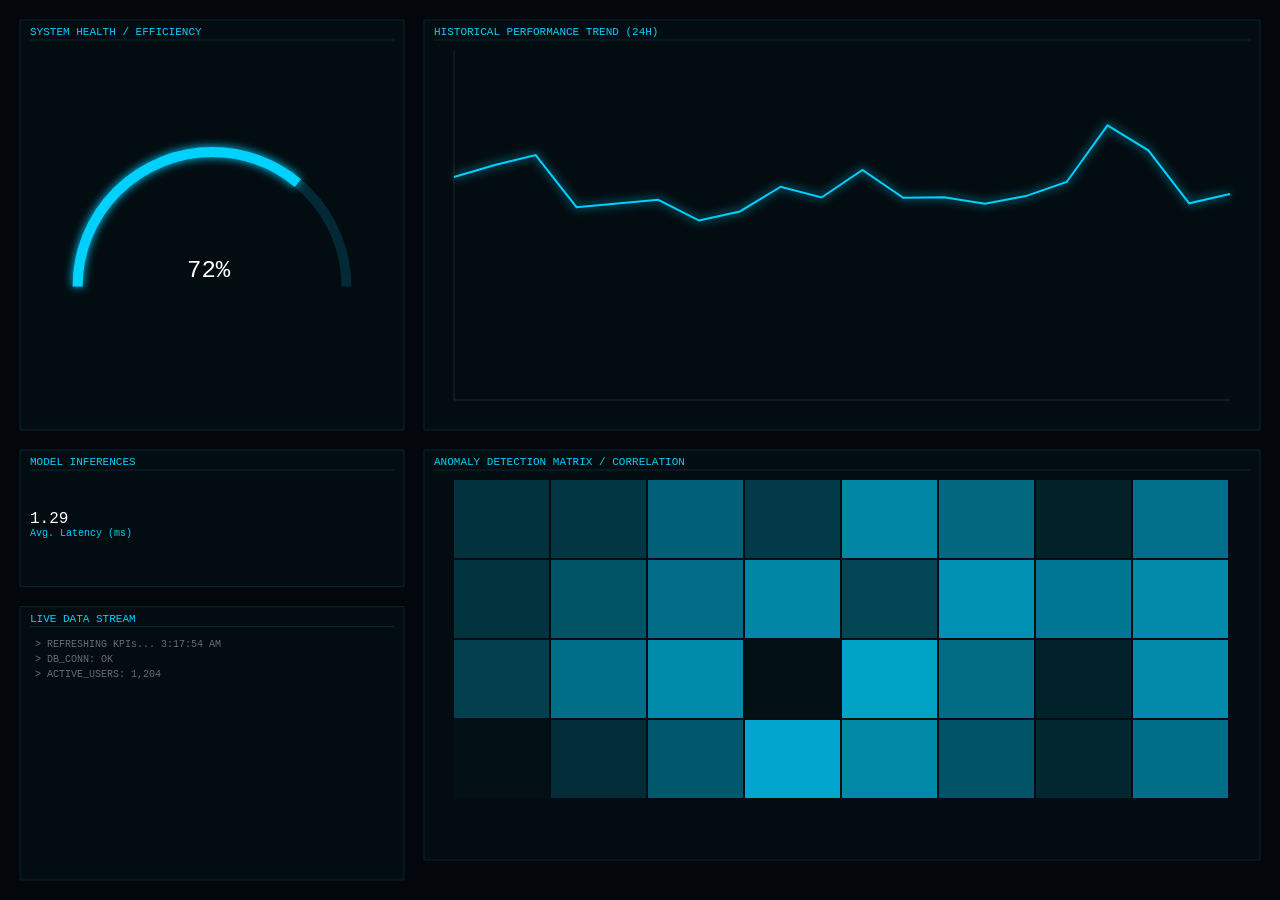
<file: dashboards_animation.html>
<!DOCTYPE html>
<html lang="es">
<head>
    <meta charset="UTF-8">
    <title>Executive Data Dashboard Simulation</title>
    <style>
        body { margin: 0; background: #03060a; overflow: hidden; font-family: 'Courier New', monospace; color: #fff; }
        canvas { display: block; }
    </style>
</head>
<body>
    <canvas id="dashboardCanvas"></canvas>
    <script>
        const canvas = document.getElementById('dashboardCanvas');
        const ctx = canvas.getContext('2d');

        // Configuración de Colores y Estilo
        const COLORS = {
            cyan: "#00d1ff",
            cyanDim: "rgba(0, 209, 255, 0.3)",
            white: "#ffffff",
            whiteDim: "rgba(255, 255, 255, 0.1)",
            bg: "#03060a",
            panelBg: "rgba(0, 209, 255, 0.03)",
            panelBorder: "rgba(0, 209, 255, 0.15)"
        };

        // Estado de los Datos (Simulación)
        let dataState = {
            gauge: { value: 0, target: 75 },
            bars: { values: [30, 50, 70, 40, 90, 60], targets: [30, 50, 70, 40, 90, 60] },
            line: { values: [], targets: [] },
            heatmap: { matrix: [] }
        };

        // Inicialización de datos históricos y matriz
        for (let i = 0; i < 20; i++) {
            dataState.line.values.push(50 + Math.random() * 30);
            dataState.line.targets.push(50 + Math.random() * 30);
        }
        for (let i = 0; i < 4; i++) {
            let row = [];
            for (let j = 0; j < 8; j++) row.push(Math.random());
            dataState.heatmap.matrix.push(row);
        }

        function init() {
            canvas.width = window.innerWidth;
            canvas.height = window.innerHeight;
        }

        // --- FUNCIONES DE DIBUJO DE PANELES ---

        // 1. Marco del Panel (Contenedor UI)
        function drawPanel(x, y, w, h, title) {
            ctx.fillStyle = COLORS.panelBg;
            ctx.fillRect(x, y, w, h);
            ctx.strokeStyle = COLORS.panelBorder;
            ctx.lineWidth = 1;
            ctx.strokeRect(x, y, w, h);

            // Título del Panel
            ctx.fillStyle = COLORS.cyan;
            ctx.font = "11px 'Courier New', monospace";
            ctx.fillText(title.toUpperCase(), x + 10, y + 15);
            
            // Línea decorativa bajo el título
            ctx.beginPath();
            ctx.moveTo(x + 10, y + 20);
            ctx.lineTo(x + w - 10, y + 20);
            ctx.stroke();
        }

        // 2. Gráfico de Medidor (Gauge)
        function drawGaugeWidget(x, y, w, h, value) {
            const centerX = x + w / 2;
            const centerY = y + h * 0.65;
            const radius = Math.min(w, h) * 0.35;

            // Arco de fondo
            ctx.strokeStyle = COLORS.panelBorder;
            ctx.lineWidth = 10;
            ctx.beginPath();
            ctx.arc(centerX, centerY, radius, Math.PI, Math.PI * 2, false);
            ctx.stroke();

            // Arco de valor (Glow)
            ctx.strokeStyle = COLORS.cyan;
            ctx.shadowBlur = 10;
            ctx.shadowColor = COLORS.cyan;
            ctx.beginPath();
            const endAngle = Math.PI + (Math.PI * value / 100);
            ctx.arc(centerX, centerY, radius, Math.PI, endAngle, false);
            ctx.stroke();
            ctx.shadowBlur = 0;

            // Aguja y Valor Central
            ctx.fillStyle = COLORS.white;
            ctx.font = "24px 'Courier New', monospace";
            ctx.fillText(`${Math.round(value)}%`, centerX - 25, centerY - 10);
        }

        // 3. Gráfico de Líneas Histórico (Line Chart)
        function drawLineChartWidget(x, y, w, h, data) {
            const padding = 30;
            const chartW = w - padding * 2;
            const chartH = h - padding * 2;
            const startX = x + padding;
            const startY = y + h - padding;

            // Ejes Sutiles
            ctx.strokeStyle = COLORS.whiteDim;
            ctx.beginPath(); ctx.moveTo(startX, y + padding); ctx.lineTo(startX, startY); ctx.lineTo(x + w - padding, startY); ctx.stroke();

            // Dibujar Línea
            ctx.strokeStyle = COLORS.cyan;
            ctx.lineWidth = 2;
            ctx.shadowBlur = 10; ctx.shadowColor = COLORS.cyan;
            ctx.beginPath();
            const spacingX = chartW / (data.length - 1);
            ctx.moveTo(startX, startY - (data[0] / 100 * chartH));
            for (let i = 1; i < data.length; i++) {
                ctx.lineTo(startX + i * spacingX, startY - (data[i] / 100 * chartH));
            }
            ctx.stroke();
            ctx.shadowBlur = 0;
        }

        // 4. Mapa de Calor (Heatmap / Matrix View)
        function drawHeatmapWidget(x, y, w, h, matrix) {
            const rows = matrix.length;
            const cols = matrix[0].length;
            const padding = 30;
            const cellW = (w - padding * 2) / cols;
            const cellH = (h - padding * 3) / rows; // Espacio extra para labels

            for (let i = 0; i < rows; i++) {
                for (let j = 0; j < cols; j++) {
                    const val = matrix[i][j];
                    ctx.fillStyle = `rgba(0, 209, 255, ${val * 0.8})`; // Opacidad según valor
                    ctx.fillRect(x + padding + j * cellW, y + padding + i * cellH, cellW - 2, cellH - 2);
                }
            }
        }

        // 5. Pequeños Indicadores (Sparklines / Mini-charts)
        function drawSparklineWidget(x, y, w, h, title, value) {
            ctx.fillStyle = COLORS.white;
            ctx.font = "16px 'Courier New', monospace";
            ctx.fillText(value.toFixed(2), x + 10, y + h / 2 + 5);
            
            ctx.fillStyle = COLORS.cyan;
            ctx.font = "10px 'Courier New', monospace";
            ctx.fillText(title, x + 10, y + h / 2 + 18);
        }

        // --- LOOP PRINCIPAL ---

        function animate() {
            ctx.clearRect(0, 0, canvas.width, canvas.height);
            
            // Actualizar valores con suavidad (Lerp)
            dataState.gauge.value += (dataState.gauge.target - dataState.gauge.value) * 0.05;
            dataState.line.values = dataState.line.values.map((v, i) => v + (dataState.line.targets[i] - v) * 0.02);

            // Definir Retícula (Grid)
            const margin = 20;
            const col1W = canvas.width * 0.3;
            const col2W = canvas.width * 0.7 - margin * 3;
            const rowH = (canvas.height - margin * 4) / 3;

            // --- COLUMNA 1 (Izquierda) ---
            
            // Panel 1: Main KPI (Gauge)
            const p1X = margin, p1Y = margin, p1W = col1W, p1H = rowH * 1.5;
            drawPanel(p1X, p1Y, p1W, p1H, "System Health / Efficiency");
            drawGaugeWidget(p1X, p1Y, p1W, p1H, dataState.gauge.value);

            // Panel 2: Mini Métricas
            const p2Y = p1Y + p1H + margin, p2H = rowH * 0.5;
            drawPanel(p1X, p2Y, p1W, p2H, "Model Inferences");
            drawSparklineWidget(p1X, p2Y, p1W, p2H, "Avg. Latency (ms)", 1.24 + Math.random() * 0.1);

            // Panel 3: Status Logs
            const p3Y = p2Y + p2H + margin, p3H = rowH;
            drawPanel(p1X, p3Y, p1W, p3H, "Live Data Stream");
            ctx.font = "10px 'Courier New', monospace"; ctx.fillStyle = "rgba(255,255,255,0.4)";
            ctx.fillText(`> REFRESHING KPIs... ${new Date().toLocaleTimeString()}`, p1X + 15, p3Y + 40);
            ctx.fillText(`> DB_CONN: OK`, p1X + 15, p3Y + 55);
            ctx.fillText(`> ACTIVE_USERS: 1,204`, p1X + 15, p3Y + 70);

            // --- COLUMNA 2 (Derecha) ---

            // Panel 4: Historial (Line Chart)
            const p4X = p1X + col1W + margin, p4Y = margin, p4W = col2W, p4H = rowH * 1.5;
            drawPanel(p4X, p4Y, p4W, p4H, "Historical Performance Trend (24h)");
            drawLineChartWidget(p4X, p4Y, p4W, p4H, dataState.line.values);

            // Panel 5: Matriz (Heatmap)
            const p5Y = p4Y + p4H + margin, p5H = rowH * 1.5;
            drawPanel(p4X, p5Y, p4W, p5H, "Anomaly Detection Matrix / Correlation");
            drawHeatmapWidget(p4X, p5Y, p4W, p5H, dataState.heatmap.matrix);

            requestAnimationFrame(animate);
        }

        // --- AUTOMATIZACIÓN DE DATOS (Cada 5s) ---
        setInterval(() => {
            // Actualizar Gauge
            dataState.gauge.target = 40 + Math.random() * 50;
            // Actualizar Línea Histórica (Desplazar y añadir nuevo)
            dataState.line.targets.shift();
            dataState.line.targets.push(50 + Math.random() * 30);
            // Actualizar Heatmap
            dataState.heatmap.matrix = dataState.heatmap.matrix.map(row => row.map(() => Math.random()));
        }, 5000);

        window.addEventListener('resize', init);
        init();
        animate();
    </script>
</body>
</html>
</file>
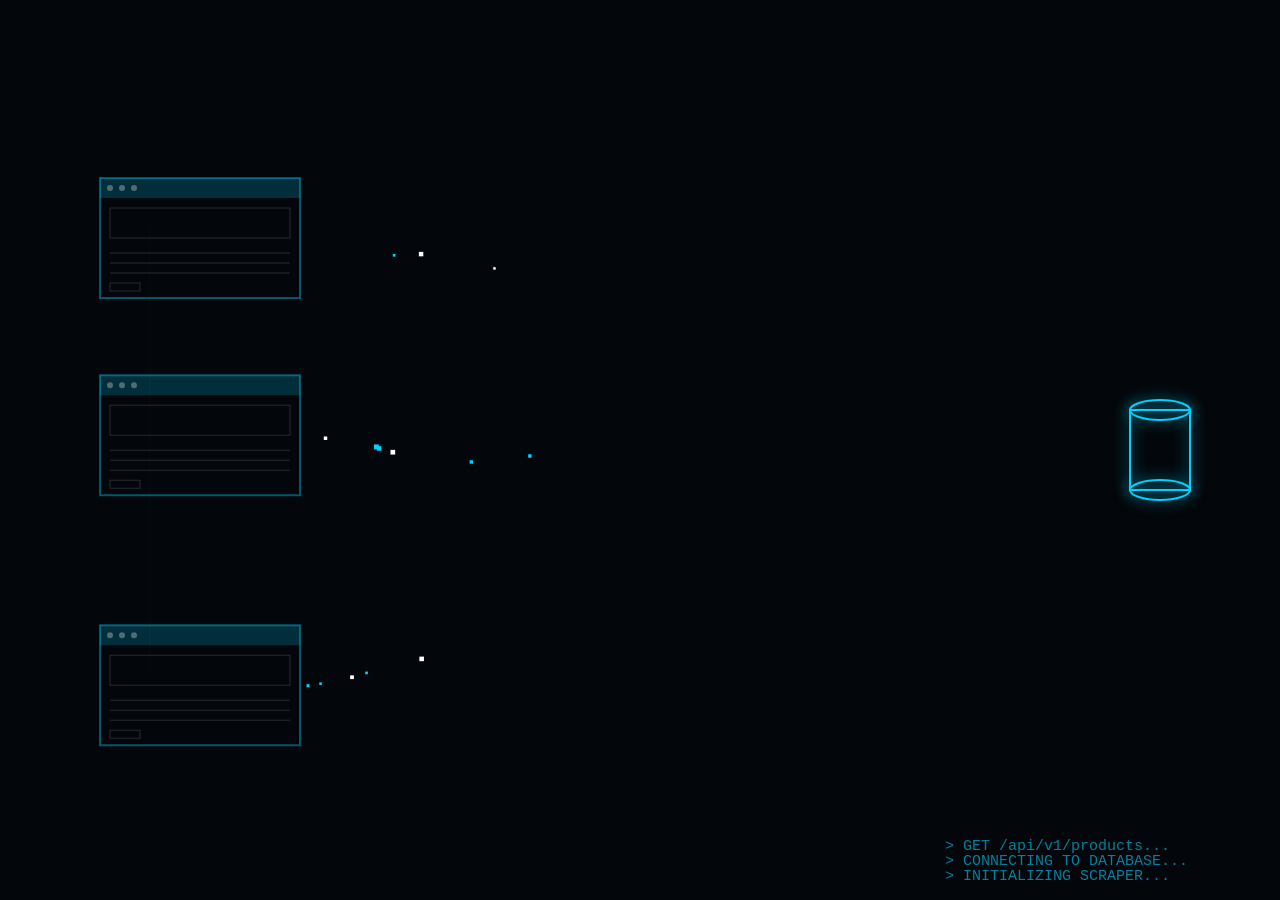
<file: scraping_animation.html>
<!DOCTYPE html>
<html lang="es">
<head>
    <meta charset="UTF-8">
    <style>
        body { margin: 0; background: #03060a; overflow: hidden; font-family: sans-serif; }
        canvas { display: block; }
    </style>
</head>
<body>
    <canvas id="scrapingCanvas"></canvas>
    <script>
        let logs = [];
        const logMessages = [
            "GET /api/v1/products...", "STATUS 200 OK", "EXTRACTING SELECTOR: .price",
            "PARSING HTML...", "DATABASE UPLOAD SUCCESS", "ROTATING PROXY...",
            "USER-AGENT: Mozilla/5.0...", "DELAY: 1500ms", "SCRAPING PAGE 4/10"
        ];

        function init() {
            canvas.width = window.innerWidth;
            canvas.height = window.innerHeight;
            
            database.x = canvas.width - 150;
            database.y = canvas.height / 2 - 40;

            webPages = [];
            for(let i=0; i<3; i++) {
                webPages.push({
                    x: 100,
                    y: (canvas.height / 4) * (i + 1) - 60,
                    offset: Math.random() * Math.PI * 2
                });
            }
            // Inicializar algunos logs
            logs = ["INITIALIZING SCRAPER...", "CONNECTING TO DATABASE..."];
        }


        const canvas = document.getElementById('scrapingCanvas');
        const ctx = canvas.getContext('2d');

        let particles = [];
        let webPages = [];
        const database = { x: 0, y: 0, w: 60, h: 80 };

        

        class DataParticle {
            constructor(startX, startY) {
                this.x = startX;
                this.y = startY;
                this.targetX = database.x + 30;
                this.targetY = database.y + 40;
                this.speed = 2 + Math.random() * 3;
                this.size = 2 + Math.random() * 3;
                this.color = Math.random() > 0.5 ? "#00d1ff" : "#ffffff";
                this.alpha = 1;
            }

            update() {
                const dx = this.targetX - this.x;
                const dy = this.targetY - this.y;
                const dist = Math.sqrt(dx*dx + dy*dy);
                
                this.x += (dx / dist) * this.speed;
                this.y += (dy / dist) * this.speed;

                if (dist < 5) this.alpha = 0;
            }

            draw() {
                ctx.fillStyle = this.color;
                ctx.globalAlpha = this.alpha;
                ctx.fillRect(this.x, this.y, this.size, this.size);
                ctx.globalAlpha = 1;
            }
        }

        function drawConnections() {
            ctx.strokeStyle = "rgba(0, 209, 255, 0.05)";
            ctx.lineWidth = 1;
            ctx.beginPath();
            for (let i = 0; i < webPages.length - 1; i++) {
                ctx.moveTo(webPages[i].x + 50, webPages[i].y + 60);
                ctx.lineTo(webPages[i+1].x + 50, webPages[i+1].y + 60);
            }
            ctx.stroke();
        }

        function drawLogs() {
            ctx.font = "15px 'Courier New', monospace";
            ctx.fillStyle = "rgba(0, 210, 255, 0.6)";
            
            // Añadir log aleatorio de vez en cuando
            if (Math.random() < 0.01) {
                logs.push(logMessages[Math.floor(Math.random() * logMessages.length)]);
                if (logs.length > 8) logs.shift();
            }

            logs.forEach((log, i) => {
                ctx.fillText(`> ${log}`, canvas.width - 335, canvas.height - 20 - (i * 15));
            });
        }

        function drawBackground() {
            // Dibujar algunos puntos de red estáticos en el fondo
            ctx.fillStyle = "rgba(255, 255, 255, 0.05)";
            for(let i=0; i<50; i++) {
                const x = (i * 137.5) % canvas.width;
                const y = (i * 54.3) % canvas.height;
                ctx.fillRect(x, y, 1, 1);
            }
        }

        function drawDatabase() {
            ctx.strokeStyle = "#00d1ff";
            ctx.lineWidth = 2;
            ctx.shadowBlur = 15;
            ctx.shadowColor = "#00d1ff";
            
            // Cilindro simple
            ctx.beginPath();
            ctx.ellipse(database.x + 30, database.y, 30, 10, 0, 0, Math.PI * 2);
            ctx.stroke();
            ctx.strokeRect(database.x, database.y, 60, 80);
            ctx.beginPath();
            ctx.ellipse(database.x + 30, database.y + 80, 30, 10, 0, 0, Math.PI * 2);
            ctx.stroke();
            ctx.shadowBlur = 0;
        }

        function drawWebPage(page) {
            // 1. Movimiento de flotación suave
            const hover = Math.sin(Date.now() * 0.002 + page.offset) * 15;
            const x = page.x;
            const y = page.y + hover;
            const w = 200; // Ancho de la ventana
            const h = 120; // Alto de la ventana

            // 2. Dibujar el marco de la ventana (Browser Window)
            ctx.strokeStyle = "rgba(0, 209, 255, 0.4)";
            ctx.lineWidth = 2;
            ctx.strokeRect(x, y, w, h);

            // 3. Dibujar el "Browser Header" (Barra de título)
            ctx.fillStyle = "rgba(0, 209, 255, 0.2)";
            ctx.fillRect(x, y, w, 20);
            
            // Pequeños botones del navegador (estilo semáforo)
            ctx.fillStyle = "rgba(255, 255, 255, 0.3)";
            for(let i=0; i<3; i++) {
                ctx.beginPath();
                ctx.arc(x + 10 + (i * 12), y + 10, 3, 0, Math.PI * 2);
                ctx.fill();
            }

            // 4. Simular contenido interno (Wireframe)
            ctx.strokeStyle = "rgba(255, 255, 255, 0.15)";
            ctx.lineWidth = 1;

            // Bloque de imagen o Hero
            ctx.strokeRect(x + 10, y + 30, w - 20, 30); 
            
            // Líneas de texto simuladas
            for(let i=0; i<3; i++) {
                ctx.beginPath();
                ctx.moveTo(x + 10, y + 75 + (i * 10));
                ctx.lineTo(x + w - 10, y + 75 + (i * 10));
                ctx.stroke();
            }

            // Botón o CTA inferior
            ctx.strokeRect(x + 10, y + 105, 30, 8);

            // 5. Generar Partículas de Datos (Efecto de Extracción)
            // Salen desde el centro del "contenido" de la página
            if (Math.random() < 0.12) {
                particles.push(new DataParticle(x + w, y + h / 2));
            }
        }

        function animate() {
            ctx.clearRect(0, 0, canvas.width, canvas.height);
            
            drawBackground();   // Capa 0: Fondo
            drawConnections();  // Capa 1: Vínculos entre webs
            drawLogs();         // Capa 2: UI de terminal
            drawDatabase();     // Capa 3: Objetivo
            
            webPages.forEach(drawWebPage); // Capa 4: Origen

            particles.forEach((p, i) => {
                p.update();
                p.draw();
                if (p.alpha <= 0) particles.splice(i, 1);
            });

            requestAnimationFrame(animate);
        }

        window.addEventListener('resize', init);
        init();
        animate();
    </script>
</body>
</html>
</file>
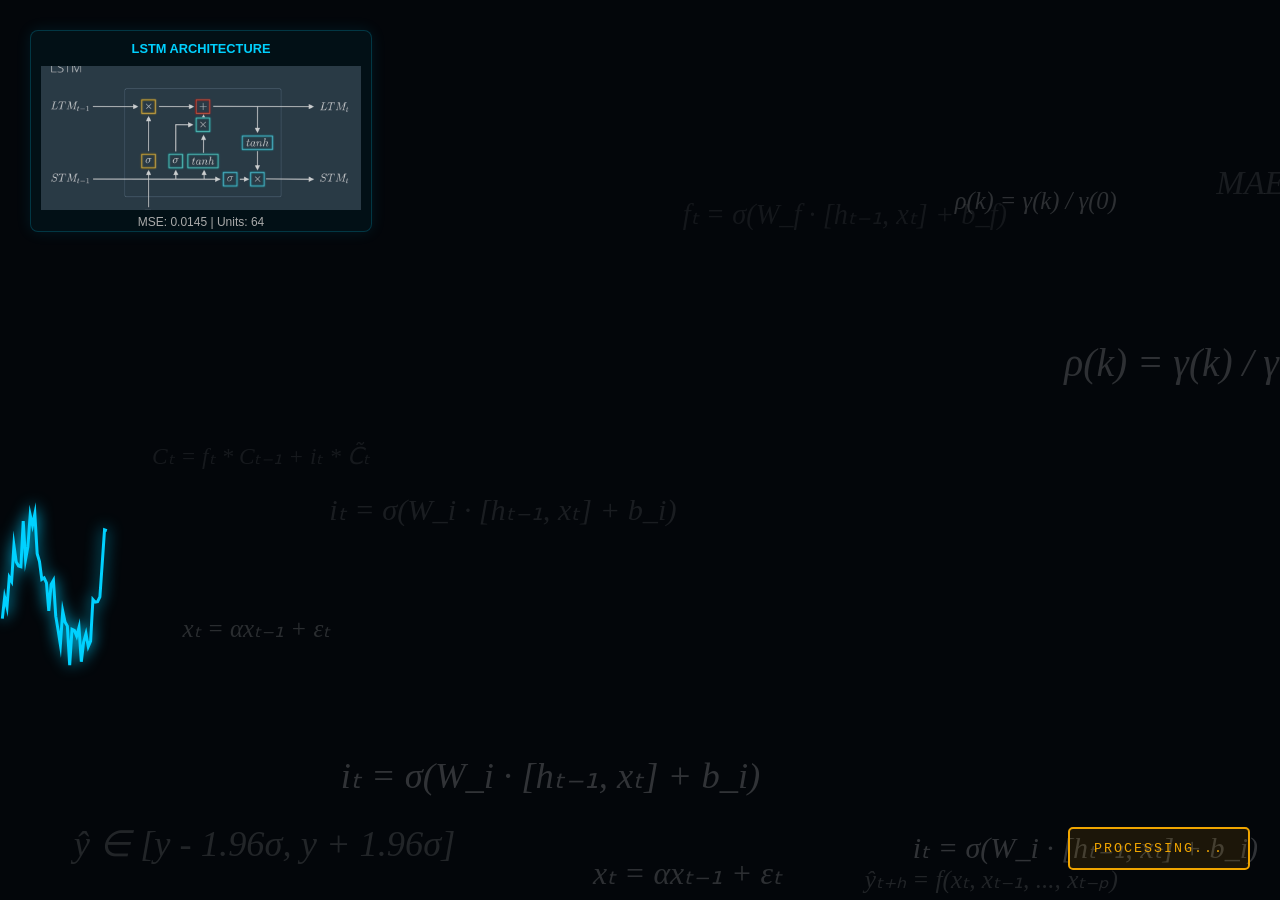
<file: ts_forecasting.html>
<!DOCTYPE html>
<html lang="es">
<head>
    <meta charset="UTF-8">
    <meta name="viewport" content="width=device-width, initial-scale=1.0">
    <title>Deep Learning Time Series Forecasting</title>
    <style>
        body {
            margin: 0;
            padding: 0;
            background-color: #03060a; /* Ultra oscuro para contraste */
            overflow: hidden;
            font-family: 'Segoe UI', Tahoma, Geneva, Verdana, sans-serif;
            color: white;
        }

        #forecasting-container {
            display: flex;
            width: 100vw;
            height: 100vh;
            position: relative;
        }

        /* El Canvas Principal de Datos (Toda la pantalla) */
        #dataCanvas {
            position: absolute;
            top: 0;
            left: 0;
            width: 100%;
            height: 100%;
            z-index: 1;
        }

        /* Panel de Referencia del Modelo (Esquina Superior Derecha) */
        #model-panel {
            position: absolute;
            top: 30px;
            left: 30px;
            width: 25%;
            height: 20%;
            background: rgba(0, 209, 255, 0.05);
            border: 1px solid rgba(0, 209, 255, 0.2);
            border-radius: 8px;
            padding: 10px;
            z-index: 10;
            text-align: center;
            box-shadow: 0 0 15px rgba(0, 209, 255, 0.1);
        }

        #model-panel h4 { margin: 0; font-size: 0.8rem; color: #00d1ff; }
        
        #model-architecture-img {
            width: 100%; 
            height: 80%; 
            margin-top: 10px; 
            opacity: 0.8;
            background-image: url("assets/LSTM.png");
            background-repeat: no-repeat; 
            background-position: center;
            animation: pulseGlow 3s infinite ease-in-out;
            background-position: center;
            background-size: cover;
        }

        @keyframes pulseGlow {
            0% { filter: drop-shadow(0 0 2px rgba(0, 209, 255, 0.2)); opacity: 0.6; }
            50% { filter: drop-shadow(0 0 8px rgba(0, 209, 255, 0.6)); opacity: 0.9; }
            100% { filter: drop-shadow(0 0 2px rgba(0, 209, 255, 0.2)); opacity: 0.6; }
        }

        /* Botón opcional para re-ejecutar simulación */
        #forecast-button {
            position: absolute;
            bottom: 30px;
            right: 30px;
            z-index: 20;
            padding: 12px 24px;
            background: rgba(240, 165, 0, 0.1);
            border: 2px solid #f0a500;
            color: #f0a500;
            cursor: pointer;
            border-radius: 5px;
            font-family: 'Courier New', monospace;
            text-transform: uppercase;
            letter-spacing: 2px;
            transition: all 0.3s;
        }
        #forecast-button:hover { background: rgba(240, 165, 0, 0.4); }

        #metrics{
            font-size: 0.75rem;
            color: #aaa;
            margin-top: 5px;
            
        }

    </style>
</head>
<body>

    <div id="forecasting-container">
        <div id="model-panel">
            <h4>LSTM ARCHITECTURE</h4>
            <div id="model-architecture-img"></div>
            <div id="metrics">
                MSE: <span id="mse-val">0.0241</span> | Units: 64
            </div>
        </div>

        <canvas id="dataCanvas"></canvas>

        <button id="forecast-button">START NEW FORECAST</button>
    </div>

    <script>
        const canvas = document.getElementById('dataCanvas');
        const ctx = canvas.getContext('2d');
        const forecastButton = document.getElementById('forecast-button');

        const equations = [
            "fₜ = σ(W_f · [hₜ₋₁, xₜ] + b_f)",  // Forget Gate
            "iₜ = σ(W_i · [hₜ₋₁, xₜ] + b_i)",  // Input Gate
            "Cₜ = fₜ * Cₜ₋₁ + iₜ * C̃ₜ",        // Cell State Update
            "MSE = 1/n ∑ (yᵢ - ŷᵢ)²",          // Mean Squared Error
            "MAE = 1/n ∑ |yᵢ - ŷᵢ|",           // Mean Absolute Error
            "ŷₜ₊ₕ = f(xₜ, xₜ₋₁, ..., xₜ₋ₚ)",   // Multi-step Forecasting
            "ρ(k) = γ(k) / γ(0)",              // Autocorrelation Function
            "xₜ = αxₜ₋₁ + εₜ",                 // AR(1) Process
            "ŷ ∈ [y - 1.96σ, y + 1.96σ]"       // 95% Confidence Interval
        ];

        let mathParticles = [];

        // Configuración de Datos
        const N_HISTORICAL_POINTS = 300; // Puntos observados
        const N_FORECAST_POINTS = 250;   // Puntos predichos
        const ANIMATION_SPEED = 1;       // Puntos dibujados por frame

        let historicalData = [];
        let forecastData = [];
        let confidenceIntervalData = [];
        
        let currentDrawIndex = 0;
        let isSimulating = false;
        
        const mouse = { x: null, y: null, radius: 100 };
        window.addEventListener('mousemove', e => { mouse.x = e.x; mouse.y = e.y; });

        function init() {
            canvas.width = window.innerWidth;
            canvas.height = window.innerHeight;
            generateData();
            startSimulation();
            initMath();
        }

        setInterval(triggerAutoForecast, 10000);

        function initMath() {
            mathParticles = [];
            for (let i = 0; i < 12; i++) {
                mathParticles.push({
                    x: Math.random() * canvas.width,
                    y: Math.random() * canvas.height,
                    text: equations[Math.floor(Math.random() * equations.length)],
                    speed: 0.15 + Math.random() * 0.2,
                    opacity: 0.05 + Math.random() * 0.15, // Muy sutil
                    fontSize: 22 + Math.random() * 18
                });
            }
        }

        function drawMath() {
            mathParticles.forEach(m => {
                ctx.font = `italic ${m.fontSize}px 'Times New Roman'`;
                ctx.fillStyle = `rgba(255, 255, 255, ${m.opacity})`;
                ctx.fillText(m.text, m.x, m.y);
                
                // Movimiento descendente lento
                m.y -= m.speed;
                if (m.y > canvas.height + 50) {
                    m.y = + 50;
                    m.x = Math.random() * canvas.width;
                }
            });
        }

        // --- GENERACIÓN DE DATOS (Time Series Math) ---
        function generateData() {
            historicalData = [];
            forecastData = [];
            confidenceIntervalData = [];

            const w = canvas.width;
            const h = canvas.height;
            const centerY = h / 1.5;
            
            const totalPoints = N_HISTORICAL_POINTS + N_FORECAST_POINTS;
            const spacingX = w / (totalPoints + 1);

            // Parámetros de la serie: Tendencia, Ciclo y Ruido
            const trend = 0.5;
            const freq = 0.15;
            const amplitude = 60;

            // 1. Generar Historial (Input Data)
            for (let i = 0; i < N_HISTORICAL_POINTS; i++) {
                let x = spacingX * (i + 1);
                let sine = Math.sin(i * freq);
                let noise = (Math.random() - 0.5) * 60;
                let y = centerY - (i * trend) - (sine * amplitude) + noise; // Tendencia alcista
                
                historicalData.push({ x, y });
            }

            // 2. Generar Predicción (Forecasting Extrapolado)
            // Tomamos el último punto histórico como referencia
            const lastHistory = historicalData[historicalData.length - 1];
            
            for (let i = 0; i < N_FORECAST_POINTS; i++) {
                let idx = N_HISTORICAL_POINTS + i;
                let x = spacingX * (idx + 1);
                
                // Extrapolar ciclo y tendencia
                let sine = Math.sin(idx * freq);
                let y = centerY - (idx * trend) - (sine * amplitude * 0.8); // Ciclo más suave
                
                // 3. Generar Intervalo de Confianza (Uncertainty)
                // El error aumenta a medida que nos alejamos del presente
                let uncertainty = 5 + (i * 1.5); // Aumenta linealmente
                
                forecastData.push({ x, y });
                confidenceIntervalData.push({ x, upperBound: y - 0.45*uncertainty, lowerBound: y + 0.45*uncertainty });
            }
        }

        // --- LÓGICA DE ANIMACIÓN ---
        function startSimulation() {
            if (isSimulating) return;
            isSimulating = true;
            currentDrawIndex = 0;
            
            forecastButton.innerText = "PROCESSING...";
            forecastButton.style.color = "#f0a500";
            forecastButton.style.borderColor = "#f0a500";

            // Actualizar el valor de MSE aleatoriamente en cada inicio para realismo
            const mseEl = document.getElementById('mse-val');
            if (mseEl) {
                mseEl.innerText = (0.01 + Math.random() * 0.01).toFixed(4);
            }
        }

        function finalizeForecast() {
            isSimulating = false;
            forecastButton.innerText = "START NEW FORECAST";
            forecastButton.style.color = "#00ff88"; // Verde neón
            forecastButton.style.borderColor = "#00ff88";
        }

        function triggerAutoForecast() {
            // Si ya está simulando, no hacemos nada para no solapar animaciones
            if (isSimulating) return; 
            
            // Resetear el índice y generar nuevos datos para que no sea siempre igual
            currentDrawIndex = 0;
            generateData();
            startSimulation();
        }

        // --- DIBUJO ---
        function draw() {
            ctx.clearRect(0, 0, canvas.width, canvas.height);
            drawMath();

            // document.getElementById('mse-val').innerText = (0.02 + Math.random() * 0.005).toFixed(4);
            // Dibujar cuadrícula de fondo (estilo pizarra científica)
            ctx.strokeStyle = "rgba(200, 209, 255, 0)";
            ctx.lineWidth = 1;
            for(let i=0; i<canvas.width; i+=50) { ctx.beginPath(); ctx.moveTo(i,0); ctx.lineTo(i, canvas.height); ctx.stroke(); }
            for(let i=0; i<canvas.height; i+=50) { ctx.beginPath(); ctx.moveTo(0,i); ctx.lineTo(canvas.width, i); ctx.stroke(); }

            // 1. DIBUJAR HISTORIAL (Cyan Line)
            if (currentDrawIndex > 0) {
                ctx.strokeStyle = "#00d1ff";
                ctx.lineWidth = 3;
                ctx.shadowBlur = 15;
                ctx.shadowColor = "#00d1ff";
                ctx.beginPath();
                
                // Dibujar hasta el índice actual
                const drawLimit = Math.min(currentDrawIndex, N_HISTORICAL_POINTS);
                ctx.moveTo(historicalData[0].x, historicalData[0].y);
                for (let i = 1; i < drawLimit; i++) {
                    ctx.lineTo(historicalData[i].x, historicalData[i].y);
                }
                ctx.stroke();
                ctx.shadowBlur = 0;
            }

            // 2. DIBUJAR PREDICCIÓN (Orange Line + Uncertainty)
            if (currentDrawIndex >= N_HISTORICAL_POINTS) {
                
                // A. Zona de Incertidumbre (Uncertainty Band)
                const forecastDrawIndex = currentDrawIndex - N_HISTORICAL_POINTS;
                const forecastDrawLimit = Math.min(forecastDrawIndex, N_FORECAST_POINTS);

                if (forecastDrawLimit > 1) {
                    ctx.fillStyle = "rgba(240, 165, 0, 0.15)";
                    ctx.beginPath();
                    
                    // Límite Superior (viaje de ida)
                    ctx.moveTo(confidenceIntervalData[0].x, confidenceIntervalData[0].upperBound);
                    for (let i = 1; i < forecastDrawLimit; i++) {
                        ctx.lineTo(confidenceIntervalData[i].x, confidenceIntervalData[i].upperBound);
                    }
                    // Límite Inferior (viaje de vuelta)
                    for (let i = forecastDrawLimit - 1; i >= 0; i--) {
                        ctx.lineTo(confidenceIntervalData[i].x, confidenceIntervalData[i].lowerBound);
                    }
                    ctx.closePath();
                    ctx.fill();
                }

                // B. Línea de Predicción (Orange Line)
                if (forecastDrawLimit > 1) {
                    ctx.strokeStyle = "#f0a500";
                    ctx.lineWidth = 3;
                    ctx.shadowBlur = 20;
                    ctx.shadowColor = "#f0a500";
                    ctx.beginPath();
                    ctx.moveTo(forecastData[0].x, forecastData[0].y);
                    for (let i = 1; i < forecastDrawLimit; i++) {
                        ctx.lineTo(forecastData[i].x, forecastData[i].y);
                    }
                    ctx.stroke();
                    ctx.shadowBlur = 0;
                }
            }

            // 3. ACTUALIZAR ÍNDICE DE ANIMACIÓN
            if (isSimulating) {
                currentDrawIndex += ANIMATION_SPEED;
                
                const totalPoints = N_HISTORICAL_POINTS + N_FORECAST_POINTS;
                if (currentDrawIndex >= totalPoints) {
                    finalizeForecast();
                }
            }
        }

        function animate() {
            draw();
            requestAnimationFrame(animate);
        }

        forecastButton.addEventListener('click', () => {
            finalizeForecast(); // Detener actual
            generateData();   // Generar nuevos datos
            startSimulation(); // Empezar
        });
        window.addEventListener('resize', init);
        init();
        animate();
        initMath();
    </script>
</body>
</html>
</file>
